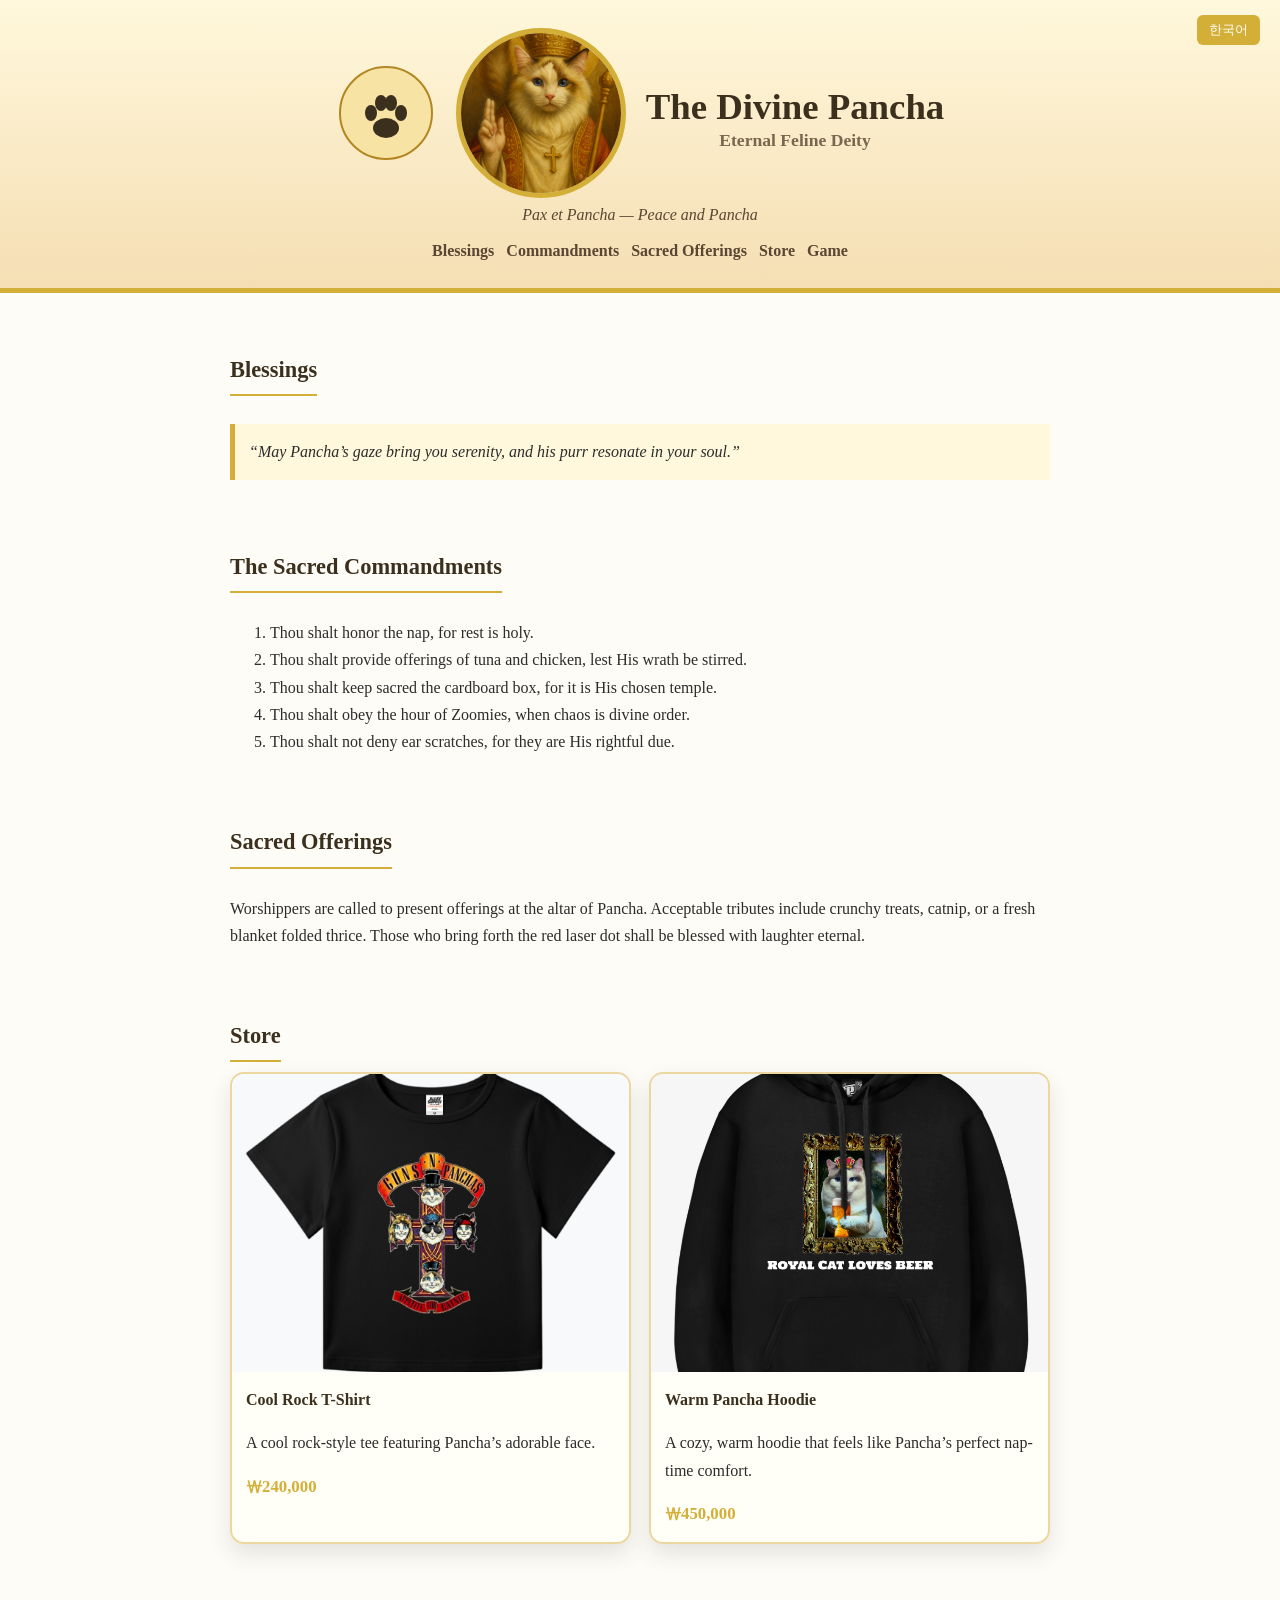
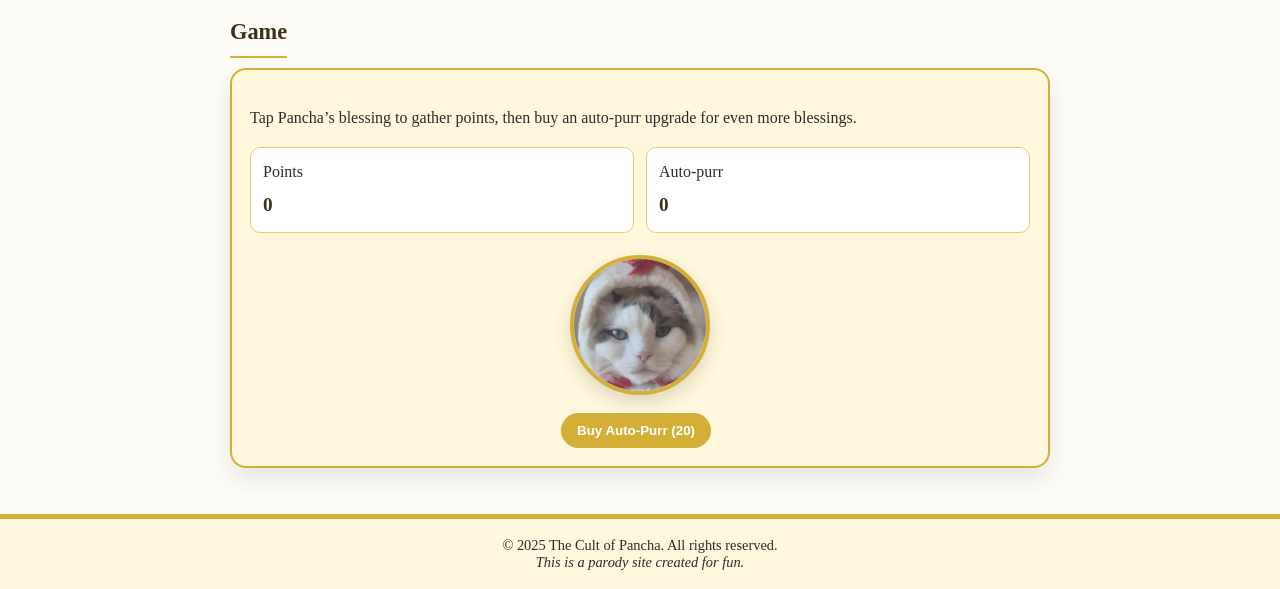
<file: public/index.html>
<!DOCTYPE html>
<html lang="ko">

<head>
  <meta charset="utf-8" />
  <title>신성한 판차</title>
  <meta name="viewport" content="width=device-width,initial-scale=1" />
  <link rel="stylesheet" href="styles.css" />
</head>

<body>
  <header>
    <button id="lang-toggle" type="button" aria-label="영어로 전환">English</button>
    <div class="header-row">
      <!-- simplified seal -->
      <svg class="seal" viewBox="0 0 200 200" xmlns="http://www.w3.org/2000/svg">
        <circle cx="100" cy="100" r="92" fill="#f7e3a4" stroke="#b38621" stroke-width="4" />
        <ellipse cx="100" cy="130" rx="26" ry="20" fill="#3b2f1d" />
        <ellipse cx="70" cy="100" rx="12" ry="16" fill="#3b2f1d" />
        <ellipse cx="90" cy="80" rx="12" ry="16" fill="#3b2f1d" />
        <ellipse cx="110" cy="80" rx="12" ry="16" fill="#3b2f1d" />
        <ellipse cx="130" cy="100" rx="12" ry="16" fill="#3b2f1d" />
      </svg>
      <img src="images/pancha.png" alt="신성한 판차" data-i18n-alt="panchaAlt">
      <div>
        <h1 data-i18n="title">신성한 판차</h1>
        <h2 data-i18n="subtitle">영원한 고양이 신</h2>
      </div>
    </div>
    <div id="motto"></div>
    <nav>
      <a href="#blessings" data-i18n="blessings">축복</a>
      <a href="#commandments" data-i18n="commandments">계율</a>
      <a href="#offerings" data-i18n="offerings">봉헌</a>
      <a href="#store" data-i18n="store">상점</a>
      <a href="#game" data-i18n="game">게임</a>
    </nav>
  </header>

  <main>
    <section id="blessings">
      <h3 data-i18n="blessings">축복</h3>
      <p class="blessing" data-i18n="blessing">“판차의 눈빛이 당신에게 평화를 주고, 그의 고요한 울음이 영혼 속에 울려 퍼지길.”</p>
    </section>

    <section id="commandments">
      <h3 data-i18n="commandmentsHeading">신성한 계율</h3>
      <ol>
        <li data-i18n="commandment1">낮잠을 존중하라. 그것은 거룩하다.</li>
        <li data-i18n="commandment2">참치와 치킨을 봉헌하라. 그렇지 않으면 신의 노여움을 산다.</li>
        <li data-i18n="commandment3">종이박스를 거룩히 하라. 그것은 그의 성전이다.</li>
        <li data-i18n="commandment4">줌미의 시간을 따르라. 혼돈은 신성한 질서다.</li>
        <li data-i18n="commandment5">귀를 긁어드려라. 그것은 그의 권리이다.</li>
      </ol>
    </section>

    <section id="offerings">
      <h3 data-i18n="offerings">봉헌</h3>
      <p data-i18n="offeringsText">
        신도들은 판차의 제단에 봉헌물을 바쳐야 한다. 간식, 캣닢, 세 번 접은 담요가 허용된다.
        붉은 레이저 점을 바치는 자는 영원한 웃음을 얻으리라.
      </p>
    </section>

    <section id="store">
      <h3 data-i18n="store">상점</h3>
      <div class="store-grid">
        <article class="product-card">
          <img class="product-image" src="images/pancha-t-shirt.png" alt="판차 티셔츠" data-i18n-alt="shirtAlt">
          <div class="product-info">
            <h4 data-i18n="shirtName">쿨 록 티셔츠</h4>
            <p data-i18n="shirtDescription">판차의 귀여운 얼굴이 새겨진 쿨한 록 티셔츠입니다.</p>
            <div class="price" data-price="240000">₩240,000</div>
          </div>
        </article>
        <article class="product-card">
          <img class="product-image" src="images/pancha-hoodie.png" alt="판차 후디" data-i18n-alt="hoodieAlt">
          <div class="product-info">
            <h4 data-i18n="hoodieName">따뜻한 판차 후디</h4>
            <p data-i18n="hoodieDescription">포근하고 따뜻한 후디로 판차의 잠옷 같은 편안함을 느껴보세요.</p>
            <div class="price" data-price="450000">₩450,000</div>
          </div>
        </article>
      </div>
    </section>

    <section id="game">
      <h3 data-i18n="game">게임</h3>
      <div class="game-panel">
        <p data-i18n="gameIntro">판차의 축복을 눌러 포인트를 모으고, 자동 퍼프 업그레이드로 더 많은 축복을 얻으세요.</p>
        <div class="game-stats">
          <div class="stat">
            <span data-i18n="points">포인트</span>
            <strong id="score">0</strong>
          </div>
          <div class="stat">
            <span data-i18n="autoPurr">자동 퍼프</span>
            <strong id="autoLevel">0</strong>
          </div>
        </div>
        <div class="game-button-wrap">
          <button class="game-btn" id="blessBtn" type="button" aria-label="판차 축복하기" data-i18n-aria-label="blessAction">
            <img src="images/pancha-face.png" alt="판차의 얼굴" data-i18n-alt="faceAlt" />
          </button>
        </div>
        <div class="upgrade-row">
          <button class="upgrade-btn" id="autoBtn" type="button">자동 퍼프 사기 (20)</button>
        </div>
      </div>
    </section>
  </main>

  <footer>
    <span data-i18n="footerRights">&copy; 2025 판차의 교단. 모든 권리 보유.</span><br>
    <em data-i18n="footerDisclaimer">이 웹사이트는 재미를 위해 만든 패러디입니다.</em>
  </footer>

  <script src="translations.js"></script>
  <script>
    const mottoEl = document.getElementById("motto");
    let current = "ko";
    let mottoIndex = 0;
    let numberFormatter = new Intl.NumberFormat("ko-KR");
    const toggleBtn = document.getElementById("lang-toggle");
    const scoreEl = document.getElementById("score");
    const autoLevelEl = document.getElementById("autoLevel");
    const blessBtn = document.getElementById("blessBtn");
    const autoBtn = document.getElementById("autoBtn");
    let score = 0;
    let autoLevel = 0;
    let clickPower = 1;

    function updateMotto() {
      mottoEl.textContent = translations[current].mottos[mottoIndex];
    }

    setInterval(() => {
      mottoIndex = (mottoIndex + 1) % translations[current].mottos.length;
      updateMotto();
    }, 4000);

    function updateGameUI() {
      scoreEl.textContent = numberFormatter.format(score);
      autoLevelEl.textContent = numberFormatter.format(autoLevel);
      autoBtn.textContent = `${translations[current].buyAutoPurr} (${numberFormatter.format(20 + autoLevel * 10)})`;
    }

    blessBtn.addEventListener("click", () => {
      score += clickPower;
      updateGameUI();
    });

    autoBtn.addEventListener("click", () => {
      const cost = 20 + autoLevel * 10;
      if (score >= cost) {
        score -= cost;
        autoLevel += 1;
        updateGameUI();
      }
    });

    setInterval(() => {
      score += autoLevel;
      updateGameUI();
    }, 1000);

    function setLang(lang) {
      const strings = translations[lang];
      current = lang;
      numberFormatter = new Intl.NumberFormat(lang === "ko" ? "ko-KR" : "en-US");
      document.documentElement.lang = lang;
      document.title = strings.title;
      document.querySelectorAll("[data-i18n]").forEach(element => {
        element.textContent = strings[element.dataset.i18n];
      });
      document.querySelectorAll("[data-i18n-alt]").forEach(element => {
        element.alt = strings[element.dataset.i18nAlt];
      });
      document.querySelectorAll("[data-i18n-aria-label]").forEach(element => {
        element.setAttribute("aria-label", strings[element.dataset.i18nAriaLabel]);
      });
      const currencyFormatter = new Intl.NumberFormat(lang === "ko" ? "ko-KR" : "en-US", {
        style: "currency", currency: "KRW", maximumFractionDigits: 0
      });
      document.querySelectorAll("[data-price]").forEach(element => {
        element.textContent = currencyFormatter.format(Number(element.dataset.price));
      });
      toggleBtn.textContent = strings.otherLanguage;
      toggleBtn.setAttribute("aria-label", strings.switchLanguage);
      updateMotto();
      updateGameUI();
    }
    toggleBtn.addEventListener("click", () => {
      const language = current === "ko" ? "en" : "ko";
      setLang(language);
      try {
        localStorage.setItem("pancha-language", language);
      } catch { }
    });
    let preferredLanguage = navigator.language;
    try {
      preferredLanguage = localStorage.getItem("pancha-language") || preferredLanguage;
    } catch { }
    setLang(preferredLanguage.toLowerCase().split("-")[0] in translations
      ? preferredLanguage.toLowerCase().split("-")[0] : "ko");
  </script>
</body>

</html>
</file>
<file: public/styles.css>
:root {
    --gold-1: #d4af37;
    --cream: #fdfcf7;
    --accent: #3b2f1d;
}

body {
    margin: 0;
    font-family: "Georgia", "Apple SD Gothic Neo", "Noto Serif KR", serif;
    background: var(--cream);
    color: #2c2c2c;
}

header {
    background: linear-gradient(to bottom, #fff8dc, #f5deb3);
    border-bottom: 5px solid var(--gold-1);
    text-align: center;
    padding: 28px 20px;
}

.header-row {
    display: flex;
    align-items: center;
    justify-content: center;
    gap: 20px;
    flex-wrap: wrap;
}

.seal {
    width: 100px;
    height: 100px;
}

header img {
    width: 160px;
    height: 160px;
    border-radius: 50%;
    border: 5px solid var(--gold-1);
    object-fit: cover;
}

h1 {
    margin: 10px 0 2px;
    font-size: 2.3rem;
    color: var(--accent);
}

h2 {
    margin: 0;
    font-size: 1.1rem;
    color: #7a6650;
}

#motto {
    margin-top: 8px;
    font-style: italic;
    color: #5a4632;
}

nav {
    margin-top: 18px;
    display: flex;
    justify-content: center;
    flex-wrap: wrap;
    gap: 8px 12px;
}

nav a {
    display: inline-block;
    margin: 0;
    font-weight: bold;
    color: #5a4632;
    text-decoration: none;
    white-space: nowrap;
}

nav a:hover {
    color: var(--gold-1);
}

main {
    max-width: 820px;
    margin: 36px auto;
    padding: 0 20px;
    line-height: 1.7;
}

section {
    margin-bottom: 46px;
}

section h3 {
    font-size: 1.4rem;
    margin-bottom: 10px;
    border-bottom: 2px solid var(--gold-1);
    display: inline-block;
    padding-bottom: 5px;
    color: var(--accent);
}

.blessing {
    font-style: italic;
    margin: 18px 0;
    background: #fff8dc;
    border-left: 5px solid var(--gold-1);
    padding: 14px;
}

footer {
    background: #fff8dc;
    border-top: 5px solid var(--gold-1);
    text-align: center;
    padding: 18px;
    font-size: .9rem;
}

.store-grid {
    display: grid;
    gap: 18px;
    grid-template-columns: repeat(auto-fit, minmax(220px, 1fr));
}

.product-card {
    background: #fffef7;
    border: 2px solid #edd7a1;
    border-radius: 14px;
    overflow: hidden;
    box-shadow: 0 10px 22px rgba(59, 47, 29, 0.12);
}

.product-image {
    width: 100%;
    aspect-ratio: 4 / 3;
    object-fit: cover;
    display: block;
}

.product-info {
    padding: 14px;
}

.product-info h4 {
    margin: 0 0 6px;
    color: var(--accent);
}

.price {
    margin-top: 8px;
    font-weight: bold;
    color: var(--gold-1);
    font-size: 1.05rem;
}

.game-panel {
    background: #fff8dc;
    border: 2px solid var(--gold-1);
    border-radius: 16px;
    padding: 18px;
    box-shadow: 0 10px 22px rgba(59, 47, 29, 0.12);
}

.game-stats {
    display: flex;
    gap: 12px;
    flex-wrap: wrap;
    margin: 14px 0;
}

.stat {
    flex: 1;
    min-width: 120px;
    background: #fff;
    border: 1px solid #e3cc7a;
    border-radius: 10px;
    padding: 10px 12px;
}

.stat strong {
    display: block;
    margin-top: 4px;
    font-size: 1.2rem;
    color: var(--accent);
}

.upgrade-btn {
    border: none;
    border-radius: 999px;
    padding: 10px 16px;
    font-weight: bold;
    cursor: pointer;
    color: #fff;
    margin-right: 8px;
    margin-top: 8px;
    background: var(--gold-1);
}

.game-btn {
    border: 4px solid var(--gold-1);
    border-radius: 50%;
    width: 140px;
    height: 140px;
    padding: 0;
    background: #fff8dc;
    box-shadow: 0 8px 18px rgba(59, 47, 29, 0.16);
    cursor: pointer;
    display: inline-flex;
    align-items: center;
    justify-content: center;
    overflow: hidden;
    margin-top: 8px;
}

.game-btn img {
    width: 100%;
    height: 100%;
    object-fit: cover;
    display: block;
}

.game-btn:active {
    animation: pancha-bounce 180ms ease-out;
}

@keyframes pancha-bounce {
    0% {
        transform: translateY(0) scale(1);
    }

    50% {
        transform: translateY(-8px) scale(1.04);
    }

    100% {
        transform: translateY(0) scale(1);
    }
}

.game-button-wrap {
    display: flex;
    justify-content: center;
    margin-top: 12px;
}

.upgrade-row {
    display: flex;
    flex-wrap: wrap;
    gap: 8px;
    margin-top: 10px;
    justify-content: center;
}

#lang-toggle {
    position: absolute;
    top: 15px;
    right: 20px;
    background: var(--gold-1);
    color: #fff;
    border: none;
    padding: 6px 12px;
    border-radius: 6px;
    cursor: pointer;
}
</file>
